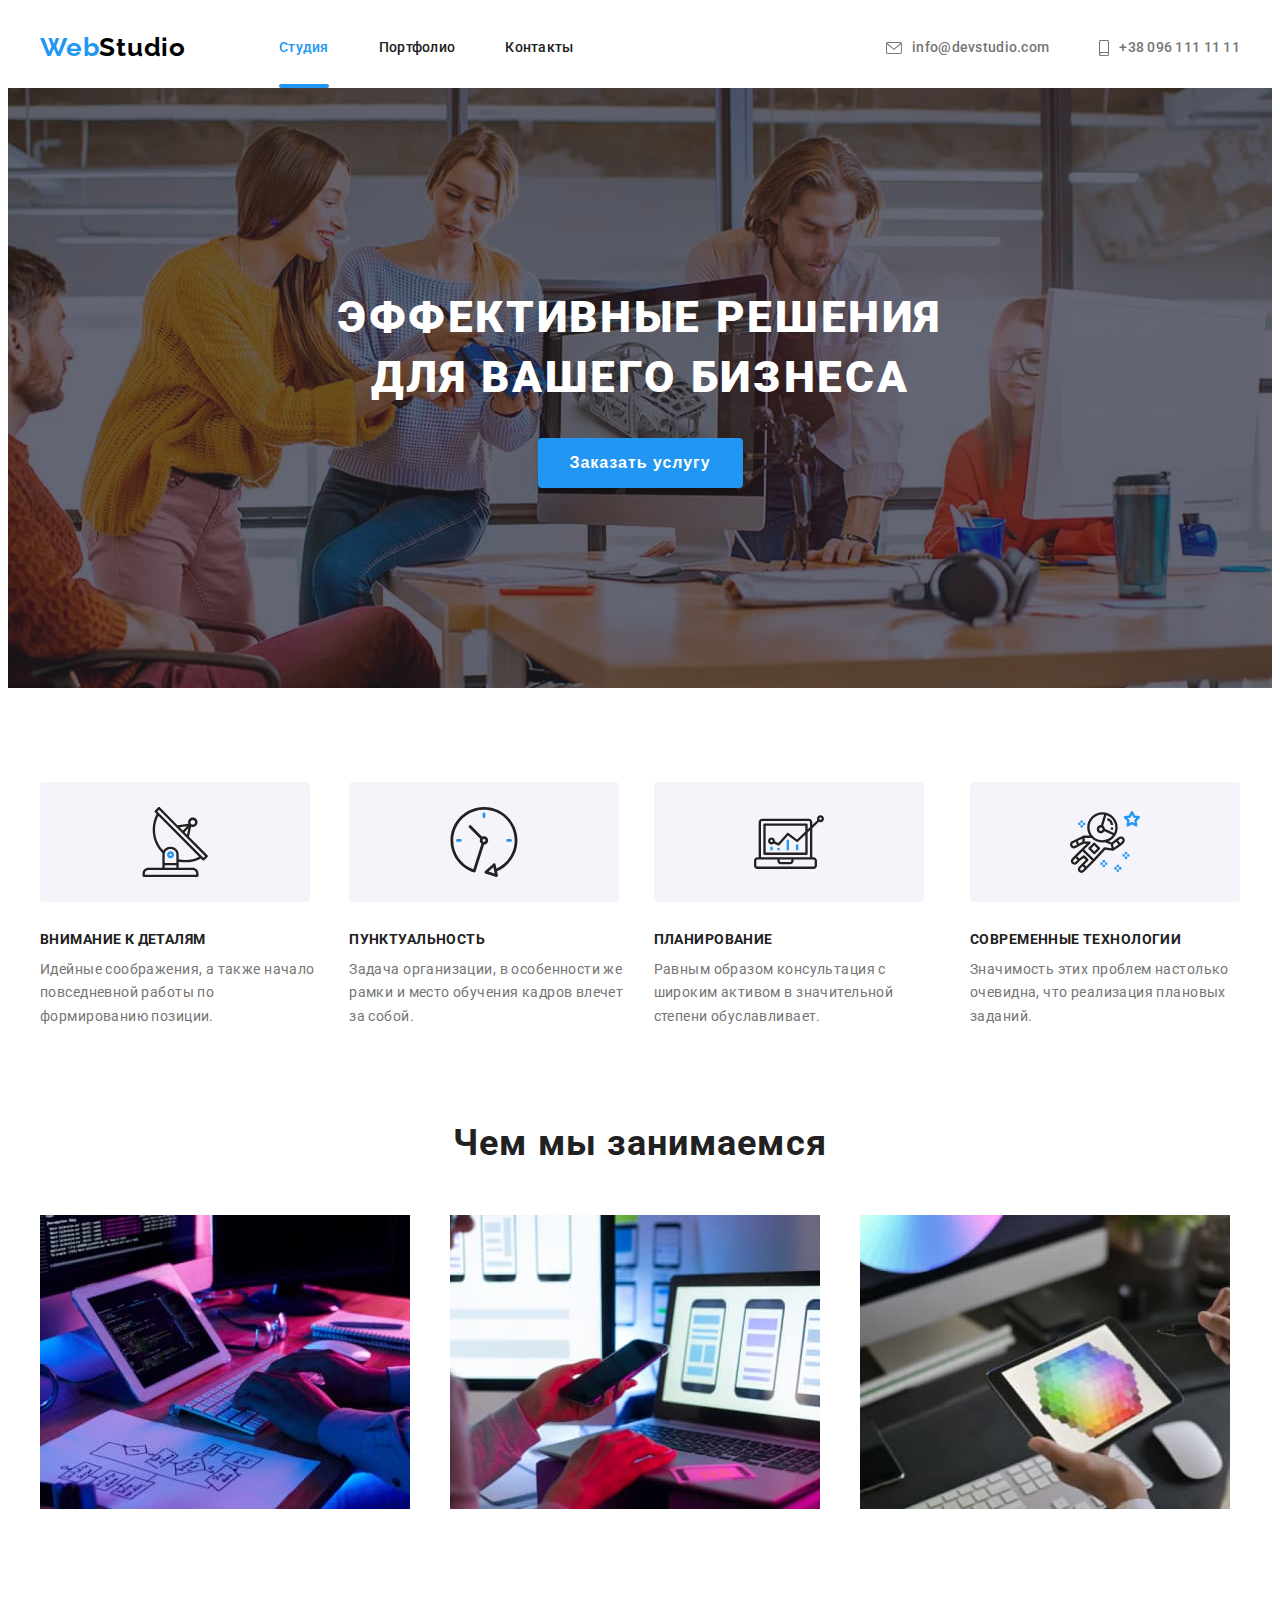
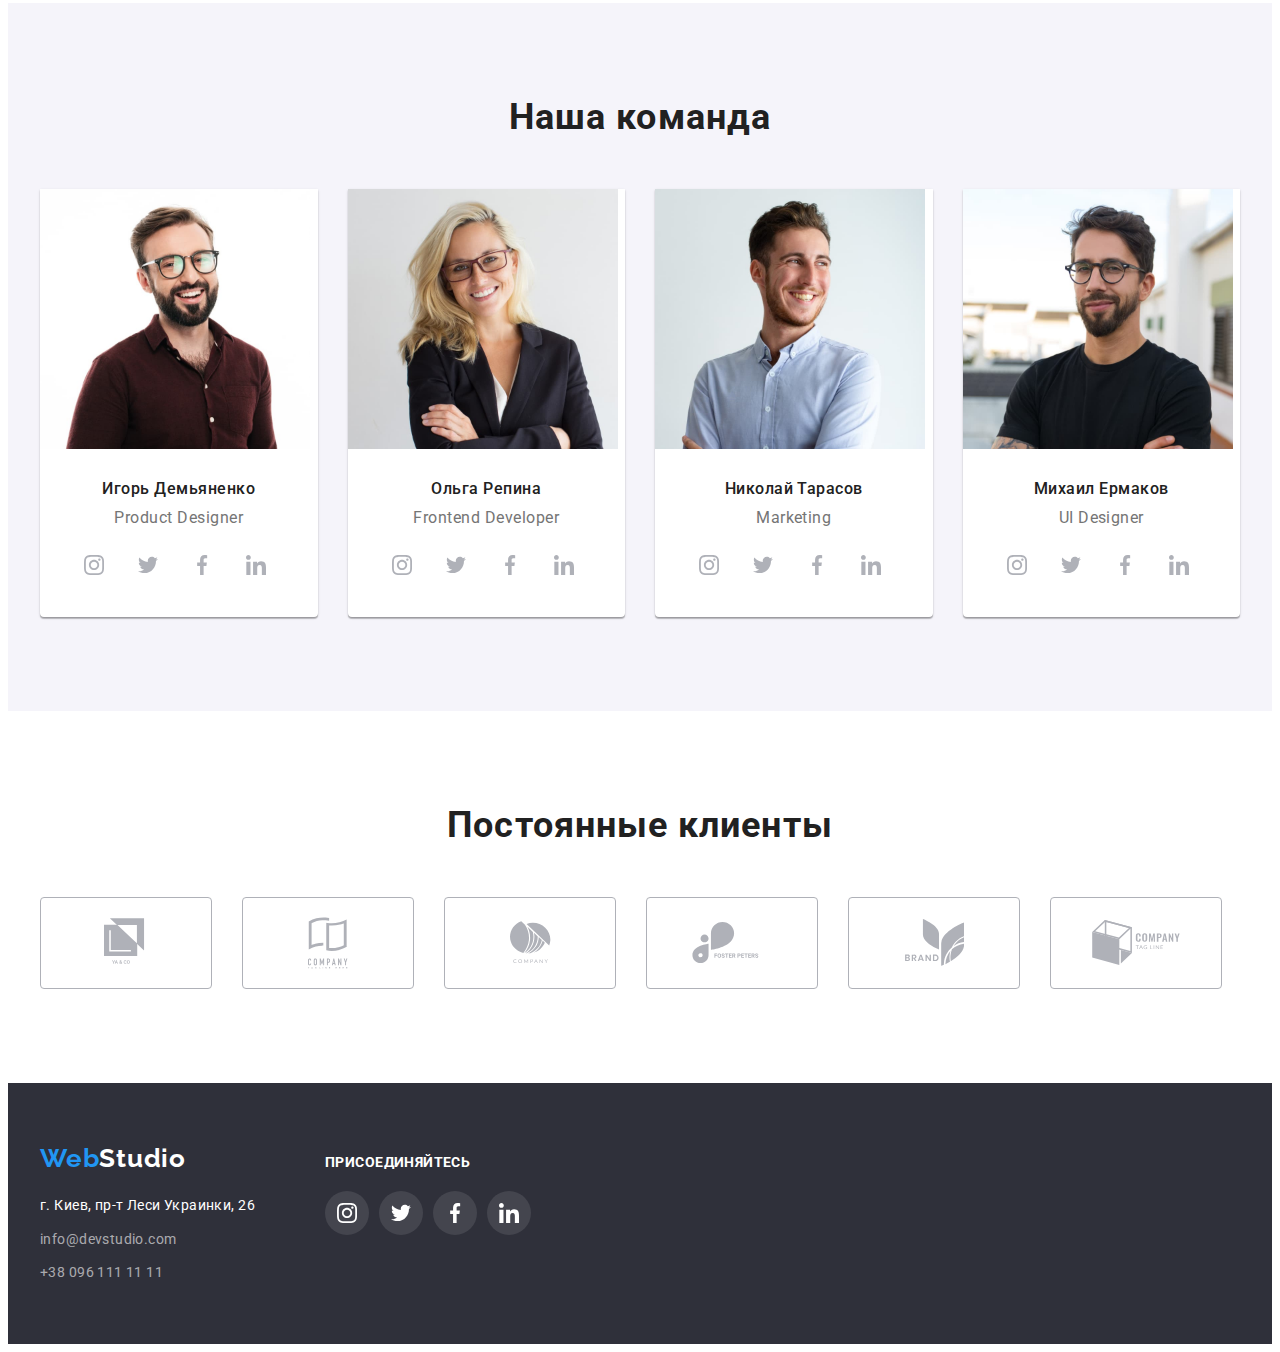
<file: index.html>
<!DOCTYPE html>
<html lang="ru">
<head>
    <meta charset="UTF-8">
    <meta name="viewport" content="width=device-width, initial-scale=1.0">
    <title>WebStudio</title>
    <link rel="preconnect" href="https://fonts.gstatic.com">
    <link href="https://fonts.googleapis.com/css2?family=Raleway:wght@700&family=Roboto:wght@400;500;700;900&display=swap"
        rel="stylesheet">
    <link rel="stylesheet" href="https://cdnjs.cloudflare.com/ajax/libs/modern-normalize/1.0.0/modern-normalize.min.css"
        integrity="sha512-ISS7cAi1PEhQ8jnbJpJZMd29NlhNj4AWYyLOSp2CE/CsHxTCu+r+t0D2yoJudVrd0/8fTVPUVDzY5Tvli75u/g=="
        crossorigin="anonymous" />
    <link rel="stylesheet" href="./css/style.css">
</head>
<body>
    <!--Site header-->
    <header class="header border-heade">
        
        <div class="container header">
            <nav class="nav">
                <a class="logo logo-light-theme link" href="./index.html">
                    <span class="logo-web">Web</span>Studio
                </a>
            
                <ul class="nav-list list">
                    <li class="nav-item">
                        <a class="nav-link link current" href="./index.html">Студия</a>
                    </li>
                    <li class="nav-item">
                        <a class="nav-link link" href="./portfolio.html">Портфолио</a>
                    </li>
                    <li class="nav-item">
                        <a class="nav-link link" href="">Контакты</a>
                    </li>
                </ul>
            </nav>
            
            <ul class="contact-list list">
                <li class="contact-item">
                    <a class="contact-link link" href="mailto:info@devstudio.com">
                            <svg class="contact-logo-mail" width="16" height="12">
                                <use href="./images/icons.svg#envelope"></use>
                            </svg>
                            info@devstudio.com
                        </a>
                </li>

                <li class="contact-item">
                    <a class="contact-link link" href="tel:380961111111">
                        <svg class="contact-logo-tel" width="10" height="16">
                            <use href="./images/icons.svg#smartphone"></use>
                        </svg>
                        +38 096 111 11 11
                    </a>
                </li>
            </ul>
        </div>
            
       
    </header>

   
    <main>
        <!--Hero-->
        
            <section class="hero overlay">
                <div class="container">
                    <h1 class="hero-title">
                        Эффективные решения<br/>
                        для вашего бизнеса
                    </h1>
                    <button class="modal-btn" type="button" data-modal-open>Заказать услугу</button>
                </div>
               
            </section>
        
        <!--Features-->
        <section class="features">
            <h2 class="visually-hidden">Особенности</h2>

            <div class="container">
                <ul class="features-list list">
                    <li class="features-list-item icon-antenna">
                        <div class="features-list-logo">
                            <svg class="features-logo" width="70" height="70">
                                <use href="./images/icons.svg#antenna"></use>
                            </svg>
                        </div>
                        <h3 class="features-titel">Внимание к деталям</h3>
                        <p class="features-text">Идейные соображения, а также начало повседневной работы по формированию позиции.</p>
                    </li>
                    <li class="features-list-item icon-clock">
                        <div class="features-list-logo">
                            <svg class="features-logo" width="70" height="70">
                                <use href="./images/icons.svg#clock"></use>
                            </svg>
                        </div>
                        <h3 class="features-titel">Пунктуальность</h3>
                        <p class="features-text">Задача организации, в особенности же рамки и место обучения кадров влечет за собой.</p>
                    </li>
                    <li class="features-list-item icon-diagram">
                       <div class="features-list-logo">
                            <svg class="features-logo" width="70" height="70">
                                <use href="./images/icons.svg#diagram"></use>
                            </svg>
                       </div>
                        <h3 class="features-titel">Планирование</h3>
                        <p class="features-text">Равным образом консультация с широким активом в значительной степени обуславливает.</p>
                    </li>
                    <li class="features-list-item icon-astronaut">
                       <div class="features-list-logo">
                            <svg class="features-logo" width="70" height="70">
                                <use href="./images/icons.svg#astronaut"></use>
                            </svg>
                       </div>
                        <h3 class="features-titel">Современные технологии</h3>
                        <p class="features-text">Значимость этих проблем настолько очевидна, что реализация плановых заданий.</p>
                    </li>
                </ul>
            </div>
        
            
        </section>
        
        <!--What are we doing-->
        <section class="we-doing">

            <div class="container">
                <h2 class="titel">Чем мы занимаемся</h2>
                <ul class="we-doing-list list">
                    <li class="item">
                        <div class="we-doing-thumb">
                            <img class="we-doing-list-img" src="./images/box1.jpg" alt="Чем мы занимаемся" width="370">
                            <div class="we-doing-product">
                                <p class="product-name">Десктопные приложения</p>
                            </div>                            
                        </div>                        
                    </li>
                    <li class="item">
                        <div class="we-doing-thumb">
                            <img class="we-doing-list-img" src="./images/box2.jpg" alt="Чем мы занимаемся" width="370">
                            <div class="we-doing-product">
                                <p class="product-name">Мобильные приложения</p>
                            </div>                           
                        </div>                        
                    </li>
                    <li class="item">
                        <div class="we-doing-thumb">
                            <img class="we-doing-list-img" src="./images/box3.jpg" alt="Чем мы занимаемся" width="370">
                            <div class="we-doing-product">
                                <p class="product-name">Дизайнерские решения</p>
                            </div>
                        </div>                        
                    </li>
                </ul>
            </div>
            
            
            
        </section>
        
        <!--Our team-->
        <section class="team">
            <div class="container">
                <h2 class="titel">Наша команда</h2>
                <ul class="team-list list">
                    <li class="team-list-item">
                        <img class="team-list-img" src="./images/product-designer.jpg" alt="член команды" width="270">
                        <div class="team-card">
                            <h3 class="team-list-title">Игорь Демьяненко</h3>
                            <p class="team-list-position" lang="en">Product Designer</p>
                            <ul class="social-team-list list">
                                <li class="social-list-item">
                                    <a class="social-link link" href="">
                                        <svg class="social-logo" width="20" height="20">
                                            <use href="./images/icons.svg#instagram"></use>
                                        </svg>
                                    </a>
                                </li>

                                <li class="social-list-item">
                                    <a class="social-link link" href="">
                                        <svg class="social-logo" width="20" height="20">
                                            <use href="./images/icons.svg#twitter"></use>
                                        </svg>
                                    </a>
                                </li>
                                
                                <li class="social-list-item">
                                    <a class="social-link link" href="">
                                        <svg class="social-logo" width="20" height="20">
                                            <use href="./images/icons.svg#facebook"></use>
                                        </svg>
                                    </a>
                                </li>
                                
                                <li class="social-list-item">
                                    <a class="social-link link" href="">
                                        <svg class="social-logo" width="20" height="20">
                                            <use href="./images/icons.svg#linkedin"></use>
                                        </svg>
                                    </a>
                                </li>                            
                            </ul>
                        </div>
                        
                    </li>
                    <li class="team-list-item">
                        <img class="team-list-img" src="./images/frontend-developer.jpg" alt="член команды" width="270">
                        <div class="team-card">
                            <h3 class="team-list-title">Ольга Репина</h3>
                            <p class="team-list-position" lang="en">Frontend Developer</p>
                            <ul class="social-team-list list">
                                <li class="social-list-item">
                                    <a class="social-link link" href="">
                                        <svg class="social-logo" width="20" height="20">
                                            <use href="./images/icons.svg#instagram"></use>
                                        </svg>
                                    </a>
                                </li>
                            
                                <li class="social-list-item">
                                    <a class="social-link link" href="">
                                        <svg class="social-logo" width="20" height="20">
                                            <use href="./images/icons.svg#twitter"></use>
                                        </svg>
                                    </a>
                                </li>
                            
                                <li class="social-list-item">
                                    <a class="social-link link" href="">
                                        <svg class="social-logo" width="20" height="20">
                                            <use href="./images/icons.svg#facebook"></use>
                                        </svg>
                                    </a>
                                </li>
                            
                                <li class="social-list-item">
                                    <a class="social-link link" href="">
                                        <svg class="social-logo" width="20" height="20">
                                            <use href="./images/icons.svg#linkedin"></use>
                                        </svg>
                                    </a>
                                </li>
                            </ul>
                        </div>
                       
                    </li>
                    <li class="team-list-item">
                        <img class="team-list-img" src="./images/marketing.jpg" alt="член команды" width="270">
                        <div class="team-card">
                            <h3 class="team-list-title">Николай Тарасов</h3>
                            <p class="team-list-position" lang="en">Marketing</p>
                            <ul class="social-team-list list">
                                <li class="social-list-item">
                                    <a class="social-link link" href="">
                                        <svg class="social-logo" width="20" height="20">
                                            <use href="./images/icons.svg#instagram"></use>
                                        </svg>
                                    </a>
                                </li>
                            
                                <li class="social-list-item">
                                    <a class="social-link link" href="">
                                        <svg class="social-logo" width="20" height="20">
                                            <use href="./images/icons.svg#twitter"></use>
                                        </svg>
                                    </a>
                                </li>
                            
                                <li class="social-list-item">
                                    <a class="social-link link" href="">
                                        <svg class="social-logo" width="20" height="20">
                                            <use href="./images/icons.svg#facebook"></use>
                                        </svg>
                                    </a>
                                </li>
                            
                                <li class="social-list-item">
                                    <a class="social-link link" href="">
                                        <svg class="social-logo" width="20" height="20">
                                            <use href="./images/icons.svg#linkedin"></use>
                                        </svg>
                                    </a>
                                </li>
                            </ul>
                        </div>
                        
                    </li>
                    <li class="team-list-item">
                        <img class="team-list-img" src="./images/ui-designer.jpg" alt="член команды" width="270">
                        <div class="team-card">
                            <h3 class="team-list-title">Михаил Ермаков</h3>
                            <p class="team-list-position" lang="en">UI Designer</p>
                            <ul class="social-team-list list">
                                <li class="social-list-item">
                                    <a class="social-link link" href="">
                                        <svg class="social-logo" width="20" height="20">
                                            <use href="./images/icons.svg#instagram"></use>
                                        </svg>
                                    </a>
                                </li>
                            
                                <li class="social-list-item">
                                    <a class="social-link link" href="">
                                        <svg class="social-logo" width="20" height="20">
                                            <use href="./images/icons.svg#twitter"></use>
                                        </svg>
                                    </a>
                                </li>
                            
                                <li class="social-list-item">
                                    <a class="social-link link" href="">
                                        <svg class="social-logo" width="20" height="20">
                                            <use href="./images/icons.svg#facebook"></use>
                                        </svg>
                                    </a>
                                </li>
                            
                                <li class="social-list-item">
                                    <a class="social-link link" href="">
                                        <svg class="social-logo" width="20" height="20">
                                            <use href="./images/icons.svg#linkedin"></use>
                                        </svg>
                                    </a>
                                </li>
                            </ul>
                        </div>
                    </li>
                </ul>
            </div>
        </section>

      
        <!--Regular customers-->

        <section class="clients">
            <div class="container">
                <h2 class="titel">Постоянные клиенты</h2>
                <ul class="clients-list list">
                    <li class="clients-item">
                        <a class="clients-link link" href="">
                            <svg class="clients-logo" width="44.27" height="49.23">
                                <use href="./images/icons.svg#logo1"></use>
                            </svg>
                        </a>
                    </li>
                    <li class="clients-item">
                        <a class="clients-link link" href="">
                            <svg class="clients-logo" width="40" height="52">
                                <use href="./images/icons.svg#logo2"></use>
                            </svg>
                        </a>
                    </li>
                    <li class="clients-item">
                        <a class="clients-link link" href="">
                            <svg class="clients-logo" width="41" height="42.6">
                                <use href="./images/icons.svg#logo3"></use>
                            </svg>
                        </a>
                    </li>
                    <li class="clients-item">
                        <a class="clients-link link" href="">
                            <svg class="clients-logo" width="79.66" height="42.02">
                                <use href="./images/icons.svg#logo4"></use>
                            </svg>
                        </a>
                    </li>
                    <li class="clients-item">
                        <a class="clients-link link" href="">
                            <svg class="clients-logo" width="59" height="47">
                                <use href="./images/icons.svg#logo5"></use>
                            </svg>
                        </a>
                    </li>
                    <li class="clients-item">
                        <a class="clients-link link" href="">
                            <svg class="clients-logo" width="88.48" height="45.44">
                                <use href="./images/icons.svg#logo6"></use>
                            </svg>
                        </a>
                    </li>                   
                </ul>
                
            </div>
            

        </section>

    </main>

    <!--Basement-->
    <footer class="footer">
        
        <div class="container">
            <div>
                <a class="logo logo-dark-theme link" href="./index.html">
                    <span class="logo-web">Web</span>Studio
                </a>
                
                <address class="address">
                    <ul class="address-list list">
                        <li class="address-list-item">
                            <a class="address-list-link link" href="https://goo.gl/maps/XajfWDtzmyo4P4pL7" target="blanck"
                                rel="noopener nooreferrer">
                                г. Киев, пр-т Леси Украинки, 26</a>
                        </li>
                        <li class="address-list-item">
                            <a class="contact-list-link link" href="mailto:info@example.com">info@devstudio.com</a>
                        </li>
                        <li class="address-list-item">
                            <a class="contact-list-link link" href="tel:380961111111">+38 096 111 11 11</a>
                        </li>
                    </ul>
                </address>
            </div>
            

            <div class="footer-icon">
                <h2 class="footer-title">присоединяйтесь</h2>
            
                <ul class="footer-icon-list list">
                    <li class="footer-icon-list-item">
                        <a class="footer-icon-link link" href="">
                            <svg class="footer-icon-logo" width="20" height="20">
                                <use href="./images/icons.svg#instagram"></use>
                            </svg>
                        </a>
                    </li>
            
                    <li class="footer-icon-list-item">
                        <a class="footer-icon-link link" href="">
                            <svg class="footer-icon-logo" width="20" height="20">
                                <use href="./images/icons.svg#twitter"></use>
                            </svg>
                        </a>
                    </li>
            
                    <li class="footer-icon-list-item">
                        <a class="footer-icon-link link" href="">
                            <svg class="footer-icon-logo" width="20" height="20">
                                <use href="./images/icons.svg#facebook"></use>
                            </svg>
                        </a>
                    </li>
            
                    <li class="footer-icon-list-item">
                        <a class="footer-icon-link link" href="">
                            <svg class="footer-icon-logo" width="20" height="20">
                                <use href="./images/icons.svg#linkedin"></use>
                            </svg>
                        </a>
                    </li>
                </ul>
            
            </div>
        </div>

    </footer>

    <div class="backdrop is-hidden" data-modal>
        <div class="modal">
            <button class="modal-button" type="button" data-modal-close>
                <svg class="modal-button-svg" width="18" height="18">
                    <use href="./images/icons.svg#close-black"></use>
                </svg>
            </button>
            
            <form class="form">

                <h2 class="titel-form">Оставьте свои данные, мы вам перезвоним</h2>
                
                <div class="form-field">
                    <label for="name" class="form-label">Имя</label>
                    <input class="form-input" type="text" name="name" id="name">
                </div>

                <div class="form-field">
                    <label for="tel" class="form-label">Телефон</label>
                    <input class="form-input" type="tel" name="tel" id="tel">
                </div>

                <div class="form-field">
                    <label for="mail" class="form-label">Почта</label>
                    <input class="form-input" type="email" name="mail" id="mail">
                </div>
                
                <label for="comment">Комментарий</label>
                <textarea name="comment" id="comment" rows="8"></textarea>

                <input type="checkbox" name="" id="">
                <label for="">Соглашаюсь с рассылкой и принимаю
                    <a href="">Условия договора</a>
                </label>


                <button type="submit">Отправить</button>

               


            </form>
            
        </div>
    </div>

    <script src="./js/modal.js"></script>

</body>
</html>
</file>
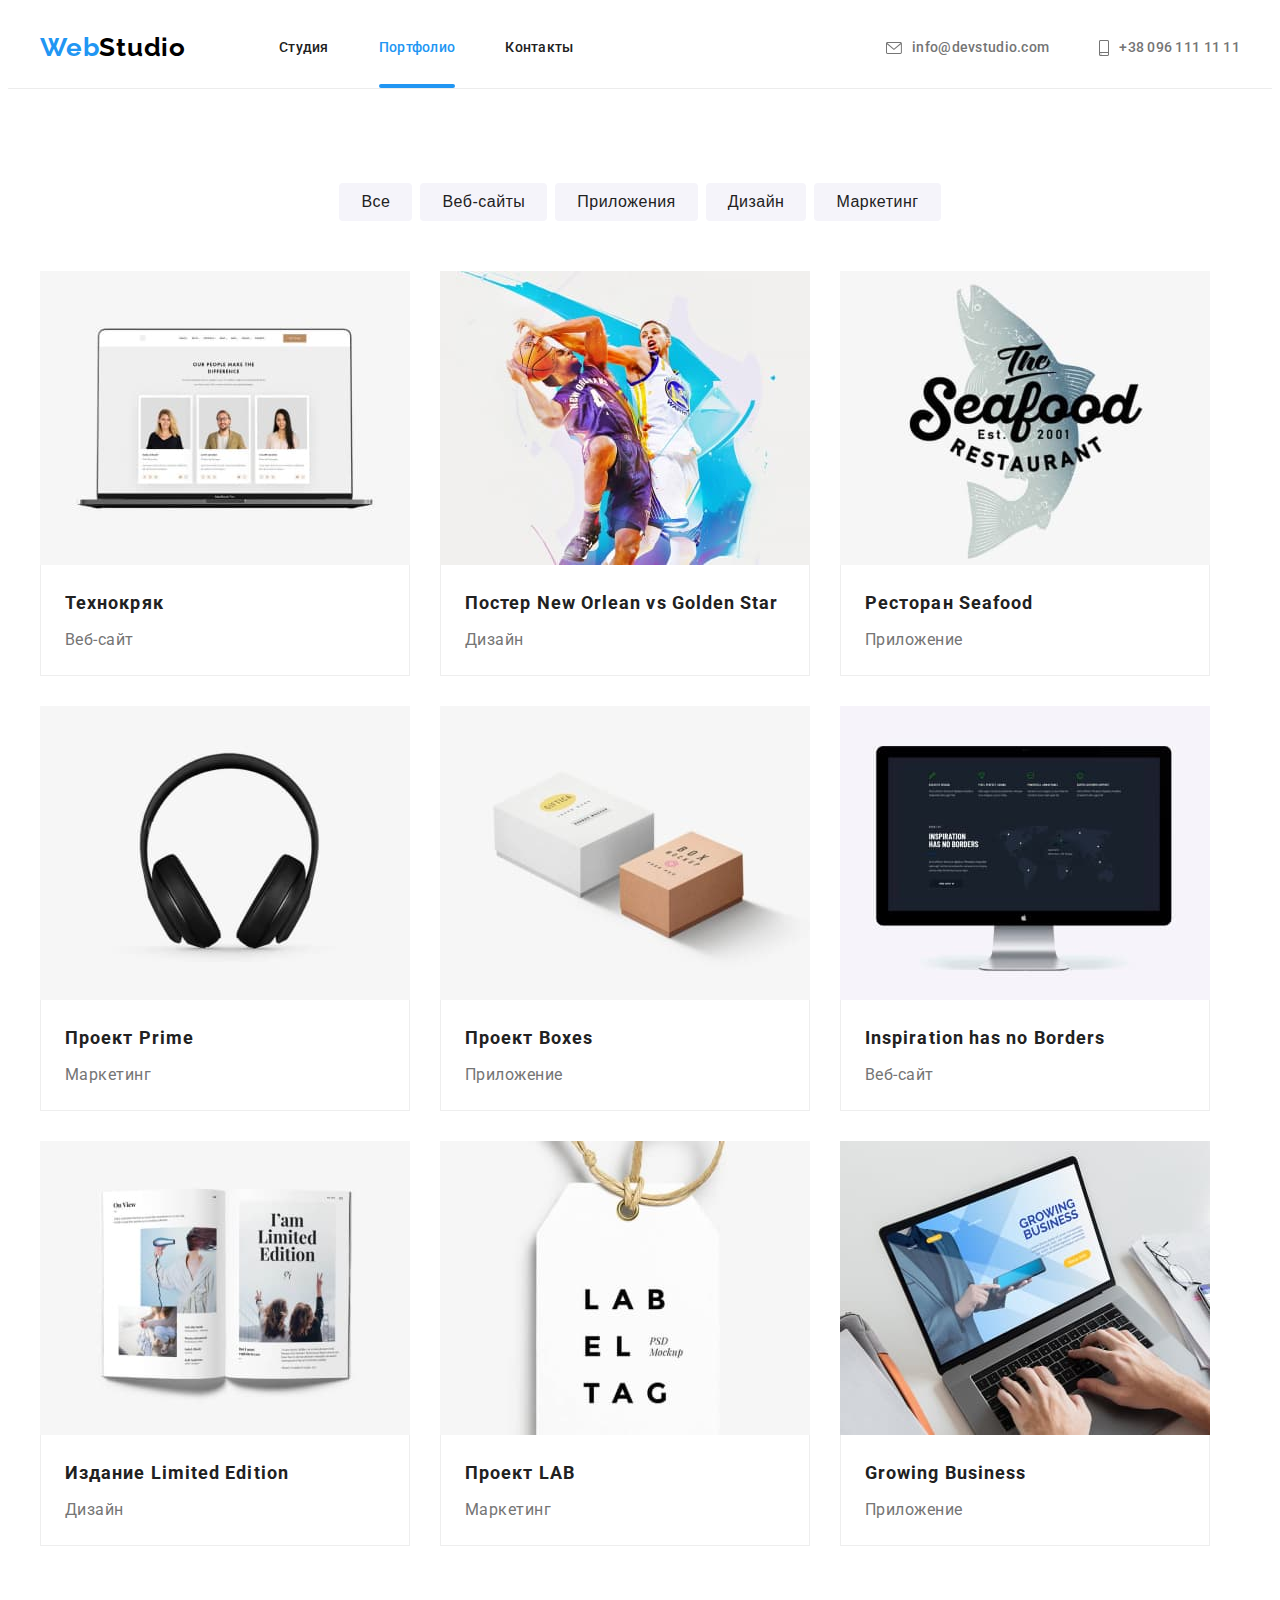
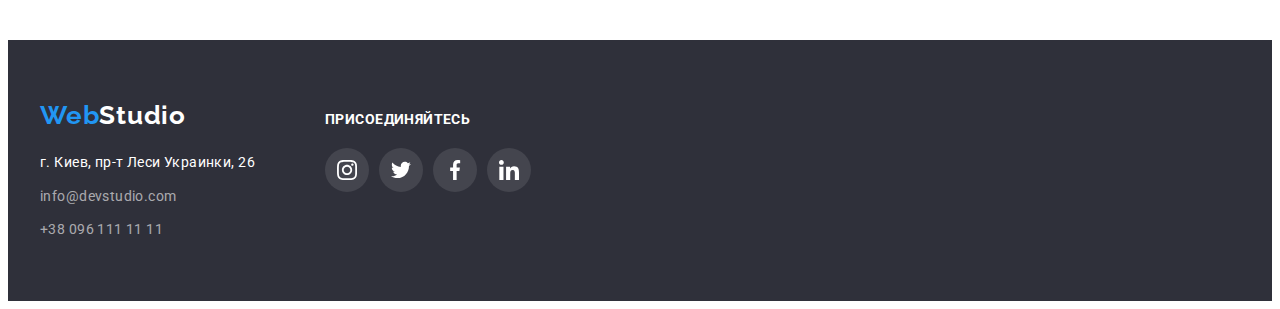
<file: portfolio.html>
<!DOCTYPE html>
<html lang="ru">
<head>
    <meta charset="UTF-8">
    <meta http-equiv="X-UA-Compatible" content="IE=edge">
    <meta name="viewport" content="width=device-width, initial-scale=1.0">
    <title>Портфолио</title>
    <link rel="preconnect" href="https://fonts.gstatic.com">
    <link href="https://fonts.googleapis.com/css2?family=Raleway:wght@700&family=Roboto:wght@400;500;700;900&display=swap"
        rel="stylesheet">
    <link rel="stylesheet" href="https://cdnjs.cloudflare.com/ajax/libs/modern-normalize/1.0.0/modern-normalize.min.css"
        integrity="sha512-ISS7cAi1PEhQ8jnbJpJZMd29NlhNj4AWYyLOSp2CE/CsHxTCu+r+t0D2yoJudVrd0/8fTVPUVDzY5Tvli75u/g=="
        crossorigin="anonymous" />
    <link rel="stylesheet" href="./css/style.css">
</head>
<body>

    <!--Site header-->
    <header class="header border-header">
                
        <div class="container header">
            <nav class="nav">
                <a class="logo logo-light-theme link" href="./index.html">
                    <span class="logo-web">Web</span>Studio
                </a>
        
                <ul class="nav-list list">
                    <li class="nav-item">
                        <a class="nav-link link" href="./index.html">Студия</a>
                    </li>
                    <li class="nav-item">
                        <a class="nav-link link current" href="./portfolio.html">Портфолио</a>
                    </li>
                    <li class="nav-item">
                        <a class="nav-link link" href="">Контакты</a>
                    </li>
                </ul>
            </nav>
        
            <ul class="contact-list list">
                <li class="contact-item">
                    <a class="contact-link link" href="mailto:info@devstudio.com">
                        <svg class="contact-logo-mail" width="16" height="12">
                            <use href="./images/icons.svg#envelope"></use>
                        </svg>
                        info@devstudio.com
                    </a>
                </li>
        
                <li class="contact-item">
                    <a class="contact-link link" href="tel:380961111111">
                        <svg class="contact-logo-tel" width="10" height="16">
                            <use href="./images/icons.svg#smartphone"></use>
                        </svg>
                        +38 096 111 11 11
                    </a>
                </li>
            </ul>
        </div>
    
    </header>

    <main>
      
      <!--Portfolio-->
      <section class="gallery">
        <div class="container">
            <h1 class="visually-hidden">Портфолио</h1>            
                    
            <ul class="filter-list list">
                <li class="filter-item">
                    <button class="modal-btn-filter" type="button">Все</button>
                </li>
            
                <li class="filter-item">
                    <button class="modal-btn-filter" type="button">Веб-сайты</button>
                </li>
            
                <li class="filter-item">
                    <button class="modal-btn-filter" type="button">Приложения</button>
                </li>
            
                <li class="filter-item">
                    <button class="modal-btn-filter" type="button">Дизайн</button>
                </li>
            
                <li class="filter-item">
                    <button class="modal-btn-filter" type="button">Маркетинг</button>
                </li>
            </ul>                       
                     
            <ul class="gallery-list list">
                <li class="gallery-list-item">
                    <a class="gallery-list-link link" href="">
                        <div class="gallery-photo">
                            <img class="gallery-list-img" src="./images/portfolio/technokryak.jpg" alt="сайт веб-разработчиков">
                            <div class="gallery-overlay">
                                <p class="gallery-photo-subtitle">Технокряк это современная площадка распространения коронавируса. Компании используют эту платформу для цифрового
                                шпионажа и атак на защищённые сервера конкурентов.</p>
                            </div>
                        </div>                       
                        <div class="portfolio-card">
                            <h2 class="gallery-list-title">Технокряк</h2>
                            <p class="gallery-list-position">Веб-сайт</p>
                        </div>
                    </a>
                </li>
            
                <li class="gallery-list-item">
                    <a class="gallery-list-link link" href="">
                        <div class="gallery-photo">
                            <img class="gallery-list-img" src="./images/portfolio/new-orlean-vs-golden-star.jpg" alt="баскетбольный постер">
                            <div class="gallery-overlay">
                                <p class="gallery-photo-subtitle">Технокряк это современная площадка распространения коронавируса. Компании
                                    используют эту платформу для цифрового
                                    шпионажа и атак на защищённые сервера конкурентов.</p>
                            </div>
                        </div>
                       
                       <div class="portfolio-card">
                            <h2 class="gallery-list-title">Постер New Orlean vs Golden Star</h2>
                            <p class="gallery-list-position">Дизайн</p>
                       </div>
                    </a>
                </li>
            
                <li class="gallery-list-item">
                    <a class="gallery-list-link link" href="">
                        <div class="gallery-photo">
                            <img class="gallery-list-img" src="./images/portfolio/seafood-restaurant.jpg" alt="логотип ресторана">
                            <div class="gallery-overlay">
                                <p class="gallery-photo-subtitle">Технокряк это современная площадка распространения коронавируса. Компании
                                    используют эту платформу для цифрового
                                    шпионажа и атак на защищённые сервера конкурентов.</p>
                            </div>
                        </div>
                       
                        <div class="portfolio-card">
                            <h2 class="gallery-list-title">Ресторан Seafood</h2>
                            <p class="gallery-list-position">Приложение</p>
                        </div>
                    </a>
                </li>
            
                <li class="gallery-list-item">
                    <a class="gallery-list-link link" href="">
                        <div class="gallery-photo">
                            <img class="gallery-list-img" src="./images/portfolio/prime-project.jpg" alt="наушники">
                            <div class="gallery-overlay">
                                <p class="gallery-photo-subtitle">Технокряк это современная площадка распространения коронавируса. Компании
                                    используют эту платформу для цифрового
                                    шпионажа и атак на защищённые сервера конкурентов.</p>
                            </div>
                        </div>
                        
                        <div class="portfolio-card">
                            <h2 class="gallery-list-title">Проект Prime</h2>
                            <p class="gallery-list-position">Маркетинг</p>
                        </div>
                    </a>
                </li>
            
                <li class="gallery-list-item">
                    <a class="gallery-list-link link" href="">
                        <div class="gallery-photo">
                            <img class="gallery-list-img" src="./images/portfolio/boxes-project.jpg" alt="лежат две коробки">
                            <div class="gallery-overlay">
                                <p class="gallery-photo-subtitle">Технокряк это современная площадка распространения коронавируса. Компании
                                    используют эту платформу для цифрового
                                    шпионажа и атак на защищённые сервера конкурентов.</p>
                            </div>
                        </div>
                        
                        <div class="portfolio-card">
                            <h2 class="gallery-list-title">Проект Boxes</h2>
                            <p class="gallery-list-position">Приложение</p>
                        </div>
                    </a>
                </li>
            
                <li class="gallery-list-item">
                    <a class="gallery-list-link link" href="">
                        <div class="gallery-photo">
                            <img class="gallery-list-img" src="./images/portfolio/inspiration-has-no-borders.jpg"
                                alt="монитор на котором открыт сайт">
                            <div class="gallery-overlay">
                                <p class="gallery-photo-subtitle">Технокряк это современная площадка распространения коронавируса. Компании
                                    используют эту платформу для цифрового
                                    шпионажа и атак на защищённые сервера конкурентов.</p>
                            </div>
                        </div>
                        
                        <div class="portfolio-card">
                            <h2 class="gallery-list-title" lang="en">Inspiration has no Borders</h2>
                            <p class="gallery-list-position">Веб-сайт</p>
                        </div>
                    </a>
                </li>
            
                <li class="gallery-list-item">
                    <a class="gallery-list-link link" href="">
                        <div class="gallery-photo">
                            <img class="gallery-list-img" src="./images/portfolio/limitede-edition.jpg" alt="открытая книга">
                            <div class="gallery-overlay">
                                <p class="gallery-photo-subtitle">Технокряк это современная площадка распространения коронавируса. Компании
                                    используют эту платформу для цифрового
                                    шпионажа и атак на защищённые сервера конкурентов.</p>
                            </div>
                        </div>
                        
                        <div class="portfolio-card">
                            <h2 class="gallery-list-title">Издание Limited Edition</h2>
                            <p class="gallery-list-position">Дизайн</p>
                        </div>
                    </a>
                </li>
            
                <li class="gallery-list-item">
                    <a class="gallery-list-link link" href="">
                        <div class="gallery-photo">
                            <img class="gallery-list-img" src="./images/portfolio/lab-project.jpg" alt="бирка с подписью label tag ">
                            <div class="gallery-overlay">
                                <p class="gallery-photo-subtitle">Технокряк это современная площадка распространения коронавируса. Компании
                                    используют эту платформу для цифрового
                                    шпионажа и атак на защищённые сервера конкурентов.</p>
                            </div>
                        </div>
                        
                        <div class="portfolio-card">
                            <h2 class="gallery-list-title">Проект LAB</h2>
                            <p class="gallery-list-position">Маркетинг</p>
                        </div>
                    </a>
                </li>
            
                <li class="gallery-list-item">
                    <a class="gallery-list-link link" href="">
                        <div class="gallery-photo">
                            <img class="gallery-list-img" src="./images/portfolio/growing-business.jpg" alt="мужчина работает за ноутбуком">
                            <div class="gallery-overlay">
                                <p class="gallery-photo-subtitle">Технокряк это современная площадка распространения коронавируса. Компании
                                    используют эту платформу для цифрового
                                    шпионажа и атак на защищённые сервера конкурентов.</p>
                            </div>
                        </div>                        
                        <div class="portfolio-card">
                            <h2 class="gallery-list-title" lang="en">Growing Business</h2>
                            <p class="gallery-list-position">Приложение</p>
                        </div>
                       
                    </a>
                </li>
            </ul>
        </div>
        
      </section>
                       
                
    </main>

    <!--Basement-->
    <footer class="footer">
       
        <div class="container">
            <div>
                <a class="logo logo-dark-theme link" href="./index.html">
                    <span class="logo-web">Web</span>Studio
                </a>
        
                <address class="address">
                    <ul class="address-list list">
                        <li class="address-list-item">
                            <a class="address-list-link link" href="https://goo.gl/maps/XajfWDtzmyo4P4pL7" target="blanck"
                                rel="noopener nooreferrer">
                                г. Киев, пр-т Леси Украинки, 26</a>
                        </li>
                        <li class="address-list-item">
                            <a class="contact-list-link link" href="mailto:info@example.com">info@devstudio.com</a>
                        </li>
                        <li class="address-list-item">
                            <a class="contact-list-link link" href="tel:380961111111">+38 096 111 11 11</a>
                        </li>
                    </ul>
                </address>
            </div>
        
        
            <div class="footer-icon">
                <h2 class="footer-title">присоединяйтесь</h2>
        
                <ul class="footer-icon-list list">
                    <li class="footer-icon-list-item">
                        <a class="footer-icon-link link" href="">
                            <svg class="footer-icon-logo" width="20" height="20">
                                <use href="./images/icons.svg#instagram"></use>
                            </svg>
                        </a>
                    </li>
        
                    <li class="footer-icon-list-item">
                        <a class="footer-icon-link link" href="">
                            <svg class="footer-icon-logo" width="20" height="20">
                                <use href="./images/icons.svg#twitter"></use>
                            </svg>
                        </a>
                    </li>
        
                    <li class="footer-icon-list-item">
                        <a class="footer-icon-link link" href="">
                            <svg class="footer-icon-logo" width="20" height="20">
                                <use href="./images/icons.svg#facebook"></use>
                            </svg>
                        </a>
                    </li>
        
                    <li class="footer-icon-list-item">
                        <a class="footer-icon-link link" href="">
                            <svg class="footer-icon-logo" width="20" height="20">
                                <use href="./images/icons.svg#linkedin"></use>
                            </svg>
                        </a>
                    </li>
                </ul>
        
            </div>
        </div>
    
    </footer>
    
    
</body>
</html>
</file>
<file: css/style.css>
:root {
  --main-font: "Roboto", sans-serif;
  --secondary-font: "Raleway", sans-serif;
  --accent-color: #2196f3;
  --title-color: #212121;
  --primary-text-color: #757575;
  --primary-background-color: #ffffff;
  --back-color: #2f303a;
  --color-filter: #f5f4fa;
  --timing-function: cubic-bezier(0.4, 0, 0.2, 1);
}

/* outline: 2px solid tomato; */
body {
  font-family: var(--main-font);
  background-color: var(--primary-background-color);
  color: var(--primary-text-color);
}

h1,
h2,
h3,
h4,
h5,
h6,
p {
  margin: 0;
}

ul,
ol {
  margin: 0;
  padding: 0;
}

img {
  display: block;
}

.link {
  text-decoration: none;
}

.list {
  list-style: none;
}

.address {
  font-style: normal;
}

.visually-hidden {
  position: absolute !important;
  clip: rect(1px 1px 1px 1px); /* IE6, IE7 */
  clip: rect(1px, 1px, 1px, 1px);
  padding: 0 !important;
  border: 0 !important;
  height: 1px !important;
  width: 1px !important;
  overflow: hidden;
}

.container {
  width: 1200px;
  margin: 0 auto;
  padding-left: 15px;
  padding-right: 15px;
  /* outline: 2px solid tomato; */
}

/* ============= COMPONENTS ============= */

.logo {
  font-family: var(--secondary-font);
  font-weight: 700;
  font-size: 26px;
  line-height: 1.19;
  letter-spacing: 0.03em;
  display: inline-block;
}

.logo-web {
  color: var(--accent-color);
}

.logo-light-theme {
  color: #000000;
  margin-right: 93px;
  padding-top: 24px;
  padding-bottom: 25px;
}
.logo-dark-theme {
  color: var(--primary-background-color);
  margin-bottom: 20px;
}

.titel {
  font-weight: 700;
  font-size: 36px;
  line-height: 1.16;
  text-align: center;
  letter-spacing: 0.03em;

  color: var(--title-color);
}
/* ============= END COMPONENTS ============= */

/* ============= HEADER ============= */

.header .container {
  display: flex;
  align-items: center;
}

.nav {
  display: flex;
  align-items: center;
}

.nav-list {
  display: flex;
  align-items: center;
}

.nav-item:not(:last-child) {
  margin-right: 50px;
}

.contact-list {
  display: flex;
  align-items: center;
  margin-left: auto;
}

.contact-item:not(:last-child) {
  margin-right: 50px;
}

.nav-link {
  font-family: var(--main-font);
  font-weight: 500;
  font-size: 14px;
  line-height: 1.14;
  letter-spacing: 0.02em;
  color: var(--title-color);
  padding-top: 32px;
  padding-bottom: 32px;
  display: inline-block;
  transition: color 250ms var(--timing-function);
}

.nav-link:hover,
.nav-link:focus,
.nav-link:active {
  color: var(--accent-color);
}

.current {
  color: var(--accent-color);
}

.contact-link {
  font-weight: 500;
  font-size: 14px;
  line-height: 1.14;
  letter-spacing: 0.02em;

  color: var(--primary-text-color);
  padding-top: 32px;
  padding-bottom: 32px;
  display: inline-block;
}

.contact-link:hover,
.contact-link:focus {
  color: var(--accent-color);
}

.contact-link {
  display: flex;
  align-items: center;
  fill: currentcolor;
  transition: color 250ms var(--timing-function);
}

.contact-logo-mail {
  margin-right: 10px;
  transition: fill 250ms var(--timing-function);
}

.contact-logo-tel {
  margin-right: 10px;
  transition: fill 250ms var(--timing-function);
}

.contact-link:hover .contact-logo-mail,
.contact-link:focus .contact-logo-mail,
.contact-link:hover .contact-logo-tel,
.contact-link:focus .contact-logo-tel {
  fill: var(--accent-color);
}

.nav-item {
  position: relative;
}

.current::after {
  content: "";
  bottom: 0;
  left: 0;
  position: absolute;
  width: 100%;
  height: 4px;
  border-radius: 2px;
  background-color: var(--accent-color);
}

/* ============= END HEADER ============= */

/* ============= HERO ============= */
.hero {
  background-color: var(--back-color);
  text-align: center;
}

.overlay {
  max-width: 1600px;
  max-height: 600px;
  margin-left: auto;
  margin-right: auto;
  background-image: linear-gradient(
      to right,
      rgba(47, 48, 58, 0.4),
      rgba(47, 48, 58, 0.4)
    ),
    url("../images/hero-bg.jpg");
  background-repeat: no-repeat;
  background-position: center;
  background-size: cover;
}

.hero .container {
  padding-top: 200px;
  padding-bottom: 200px;
}

.hero-title {
  font-weight: 900;
  font-size: 44px;
  line-height: 1.36;
  text-align: center;
  letter-spacing: 0.06em;
  text-transform: uppercase;

  color: var(--primary-background-color);

  margin-bottom: 30px;
}

.modal-btn {
  font-weight: 700;
  font-size: 16px;
  line-height: 1.87;
  display: flex;
  align-items: center;
  text-align: center;
  letter-spacing: 0.06em;
  cursor: pointer;
  color: var(--primary-background-color);
  background-color: var(--accent-color);

  display: inline-block;
  padding: 10px 32px;

  min-width: 200px;
  border-style: none;
  box-shadow: 0px 4px 4px rgba(0, 0, 0, 0.15);
  border-radius: 4px;
  transition: background-color 250ms var(--timing-function);
}

.modal-btn:hover,
.modal-btn:focus {
  background-color: #188ce8;
  color: var(--primary-background-color);
}

/* ============= END HERO ============= */

/* ============= FEATURES ============= */

.features {
  padding-top: 94px;
}

.container .features-list {
  display: flex;
}

.features-list .features-list-item {
  width: calc((100%-90px) / 4);
  margin-right: 30px;
}

.features-list .features-list-item:last-child {
  margin-right: 0;
}

.features-titel {
  font-weight: 700;
  font-size: 14px;
  line-height: 1.14;
  letter-spacing: 0.03em;
  text-transform: uppercase;

  color: var(--title-color);
  margin-bottom: 10px;
}

.features-text {
  font-weight: 400;
  font-size: 14px;
  line-height: 1.71;
  letter-spacing: 0.03em;
}

.features-list-logo {
  display: flex;
  width: 270px;
  height: 120px;
  align-items: center;
  justify-content: center;
  border-radius: 4px;
  background-color: var(--color-filter);
  margin-bottom: 30px;
}

/* ============= END FEATURES ============= */

/* ============= What are we doing ============= */

.we-doing {
  padding-top: 94px;
  padding-bottom: 94px;
}

.we-doing-list {
  display: flex;
}

.we-doing-list .item {
  width: calc((100% - 60px) / 3);
  margin-right: 30px;
}

.we-doing-list .item:last-child {
  margin-right: 0;
}

.we-doing-thumb {
  position: relative;
}

.we-doing-product {
  position: absolute;
  bottom: 0;
  left: 0;
  width: 370px;
  height: 70px;
  background: rgba(47, 48, 58, 0.8);
  display: flex;
  align-items: center;
  justify-content: center;
  opacity: 0;
  transition: opacity 250ms var(--timing-function);
}

.product-name {
  font-weight: 700;
  font-size: 14px;
  line-height: 1.14;
  /* text-align: center; */
  letter-spacing: 0.03em;
  text-transform: uppercase;

  color: var(--primary-background-color);
}

.item:hover .we-doing-product {
  opacity: 1;
}

/* ============= END What are we doing ============= */

/* ============= OUR TEAM ============= */

.team {
  background-color: var(--color-filter);
  padding-top: 94px;
  padding-bottom: 94px;
}

.titel {
  margin-bottom: 50px;
}

.team-list {
  display: flex;
}

.team-list .team-list-item {
  width: calc((100% - 90px) / 4);
  margin-right: 30px;

  background: var(--primary-background-color);

  border-radius: 0px 0px 4px 4px;
  box-shadow: 0px 1px 3px rgba(0, 0, 0, 0.12), 0px 1px 1px rgba(0, 0, 0, 0.14),
    0px 2px 1px rgba(0, 0, 0, 0.2);
}

.team-list .team-list-item:last-child {
  margin-right: 0;
}

.team-card {
  padding: 30px 32px;
  text-align: center;
}

.team-list-title {
  font-weight: 500;
  font-size: 16px;
  line-height: 1.19;
  text-align: center;
  letter-spacing: 0.03em;

  color: var(--title-color);

  margin-bottom: 10px;
}

.team-list-position {
  font-weight: 400;
  font-size: 16px;
  line-height: 1.19;
  text-align: center;
  letter-spacing: 0.03em;
}

.social-team-list {
  display: flex;
  margin-top: 16px;
}

.social-team-list .social-list-item {
  width: calc((100%-30px) / 4);
  margin-right: 10px;
}
.social-team-list .social-list-item:last-child {
  margin-right: 0;
}

.social-link {
  display: flex;
  width: 44px;
  height: 44px;
  align-items: center;
  justify-content: center;
  border-radius: 50%;
  fill: #afb1b8;
  transition: fill 250ms var(--timing-function),
    background-color 250ms var(--timing-function);
}

.social-link:hover,
.social-link:focus {
  fill: var(--primary-background-color);
  background-color: var(--accent-color);
}

/* ============= END OUR TEAM ============= */

/* ============= END Regular customers ============= */

.clients {
  padding-top: 94px;
  padding-bottom: 94px;
}

.clients-list {
  display: flex;
}

.clients-list .clients-item {
  width: calc((100%-150px) / 6);
  margin-right: 30px;
}
.clients-list .clients-item:last-child {
  margin-right: 0;
}

.clients-link {
  display: flex;
  width: 170px;
  height: 90px;
  align-items: center;
  justify-content: center;
  border: 1px solid #afb1b8;
  border-radius: 4px;
  fill: #afb1b8;
  transition: fill 250ms var(--timing-function),
    border-color 250ms var(--timing-function);
}

.clients-link:hover,
.clients-link:focus {
  fill: var(--accent-color);
  border-color: var(--accent-color);
}

/* ============= END Regular customers ============= */

/* ============= FOOTER ============= */

.footer {
  background-color: var(--back-color);
}

.footer .container {
  padding-top: 60px;
  padding-bottom: 60px;
  display: flex;
  align-items: baseline;
}

.address-list-item {
  margin-bottom: 9px;
}

.address-list-item:last-child {
  margin-bottom: 0;
}

.address-list-link {
  font-weight: 400;
  font-size: 14px;
  line-height: 1.71;
  letter-spacing: 0.03em;

  color: var(--primary-background-color);
}

.contact-list-link {
  font-weight: 400;
  font-size: 14px;
  line-height: 24px;
  letter-spacing: 0.03em;

  color: rgba(255, 255, 255, 0.6);
}

.footer-icon {
  margin-left: 70px;
}

.footer-title {
  font-weight: 700;
  font-size: 14px;
  line-height: 1.14;
  letter-spacing: 0.03em;
  text-transform: uppercase;
  color: var(--primary-background-color);
  margin-bottom: 20px;
}

.footer-icon-list {
  display: flex;
}

.footer-icon-list-item {
  width: calc((100%-30px) / 4);
  margin-right: 10px;
}

.footer-icon-list-item:last-child {
  margin-right: 0;
}

.footer-icon-link {
  display: flex;
  width: 44px;
  height: 44px;
  align-items: center;
  justify-content: center;
  border-radius: 50%;
  fill: var(--primary-background-color);
  background-color: rgba(255, 255, 255, 0.1);
  transition: background-color 250ms var(--timing-function);
}

.footer-icon-link:hover,
.footer-icon-link:focus {
  background-color: var(--accent-color);
}

/* ============= END FOOTER ============= */

/* ============= GALLERY ============= */

.border-header {
  border-bottom: 1px solid #ececec;
}

.filter-list {
  display: flex;
  justify-content: center;
}

.filter-list {
  margin-bottom: 50px;
}

.filter-item:not(:last-child) {
  margin-right: 8px;
}

.modal-btn-filter {
  font-weight: 500;
  font-size: 16px;
  line-height: 1.62;
  text-align: center;
  letter-spacing: 0.03em;
  cursor: pointer;
  display: inline-block;

  color: var(--title-color);
  background-color: var(--color-filter);
  border-radius: 4px;
  padding: 6px 22px;

  min-width: 73px;
  border-style: none;
  transition: box-shadow 250ms var(--timing-function),
    color 250ms var(--timing-function),
    background-color 250ms var(--timing-function);
}

.modal-btn-filter:hover,
.modal-btn-filter:focus {
  background-color: var(--accent-color);
  color: var(--primary-background-color);
  box-shadow: 0px 3px 1px rgba(0, 0, 0, 0.1), 0px 1px 2px rgba(0, 0, 0, 0.08),
    0px 2px 2px rgba(0, 0, 0, 0.12);
  border-radius: 4px;
  border-color: var(--accent-color);
}

.gallery {
  padding-top: 94px;
  padding-bottom: 94px;
}

.gallery-list {
  display: flex;
  flex-wrap: wrap;
  margin: -15px;
}
.gallery-list-item {
  margin: 15px;
  width: 370px;
  transition: box-shadow 250ms var(--timing-function);
}

.gallery-list-item:hover {
  box-shadow: 0px 1px 1px rgba(0, 0, 0, 0.12), 0px 4px 4px rgba(0, 0, 0, 0.06),
    1px 4px 6px rgba(0, 0, 0, 0.16);
}

.portfolio-card {
  padding: 20px 24px;
  background: var(--primary-background-color);
  border-right: 1px solid #eeeeee;
  border-bottom: 1px solid #eeeeee;
  border-left: 1px solid #eeeeee;
}

.gallery-list-title {
  font-weight: 700;
  font-size: 18px;
  line-height: 2;
  letter-spacing: 0.06em;

  color: var(--title-color);
  margin-bottom: 4px;
}

.gallery-list-position {
  font-weight: 400;
  font-size: 16px;
  line-height: 1.87;
  letter-spacing: 0.03em;
  color: var(--primary-text-color);
}

.gallery-photo-subtitle {
  font-weight: 400;
  font-size: 18px;
  line-height: 1.55;
  letter-spacing: 0.03em;
  color: var(--primary-background-color);
}

.gallery-photo {
  position: relative;
  overflow: hidden;
}

.gallery-overlay {
  position: absolute;
  top: 0;
  left: 0;
  width: 100%;
  height: 100%;
  padding: 63px 24px;
  background-color: rgba(33, 150, 243, 0.9);
  transform: translateY(100%);
  transition: transform 250ms var(--timing-function);
}

.gallery-list-link:hover .gallery-overlay {
  transform: translateY(0);
}

/* .gallery-photo::before {
  display: inline-block;
  position: absolute;
  content: "";
  width: 100%;
  height: 100%;
  background: rgba(33, 150, 243, 0.9);
  transform: translateY(100%);
  transition: transform 250ms var(--timing-function);
} */

/* ============= END GALLERY  ============= */

/* ============= BACKDROP ============= */

.backdrop {
  position: fixed;
  top: 0;
  left: 0;
  width: 100%;
  height: 100%;
  background: rgba(0, 0, 0, 0.2);

  opacity: 1;
}

.backdrop.is-hidden {
  opacity: 0;
  pointer-events: none;
  visibility: hidden;
  transition: opacity 250ms var(--timing-function),
    pointer-events 250ms var(--timing-function),
    visibility 250ms var(--timing-function);
}

.backdrop.is-hidden .modal {
  transform: translate(-50%, -50%) scale(0.6);
}

.modal {
  position: absolute;
  top: 50%;
  left: 50%;
  transform: translate(-50%, -50%) scale(1);
  min-width: 528px;
  min-height: 581px;

  background-color: var(--primary-background-color);
  box-shadow: 0px 1px 3px rgba(0, 0, 0, 0.12), 0px 1px 1px rgba(0, 0, 0, 0.14),
    0px 2px 1px rgba(0, 0, 0, 0.2);
  border-radius: 4px;
  z-index: 2;
  transition: transform 250ms var(--timing-function);
}

.modal-button {
  position: absolute;
  display: flex;
  align-items: center;
  justify-content: center;
  top: 8px;
  right: 8px;

  width: 30px;
  height: 30px;
  border-radius: 50%;
  background: var(--primary-background-color);
  border: 1px solid rgba(0, 0, 0, 0.1);
  cursor: pointer;
}

/* =============END BACKDROP ============= */
</file>
